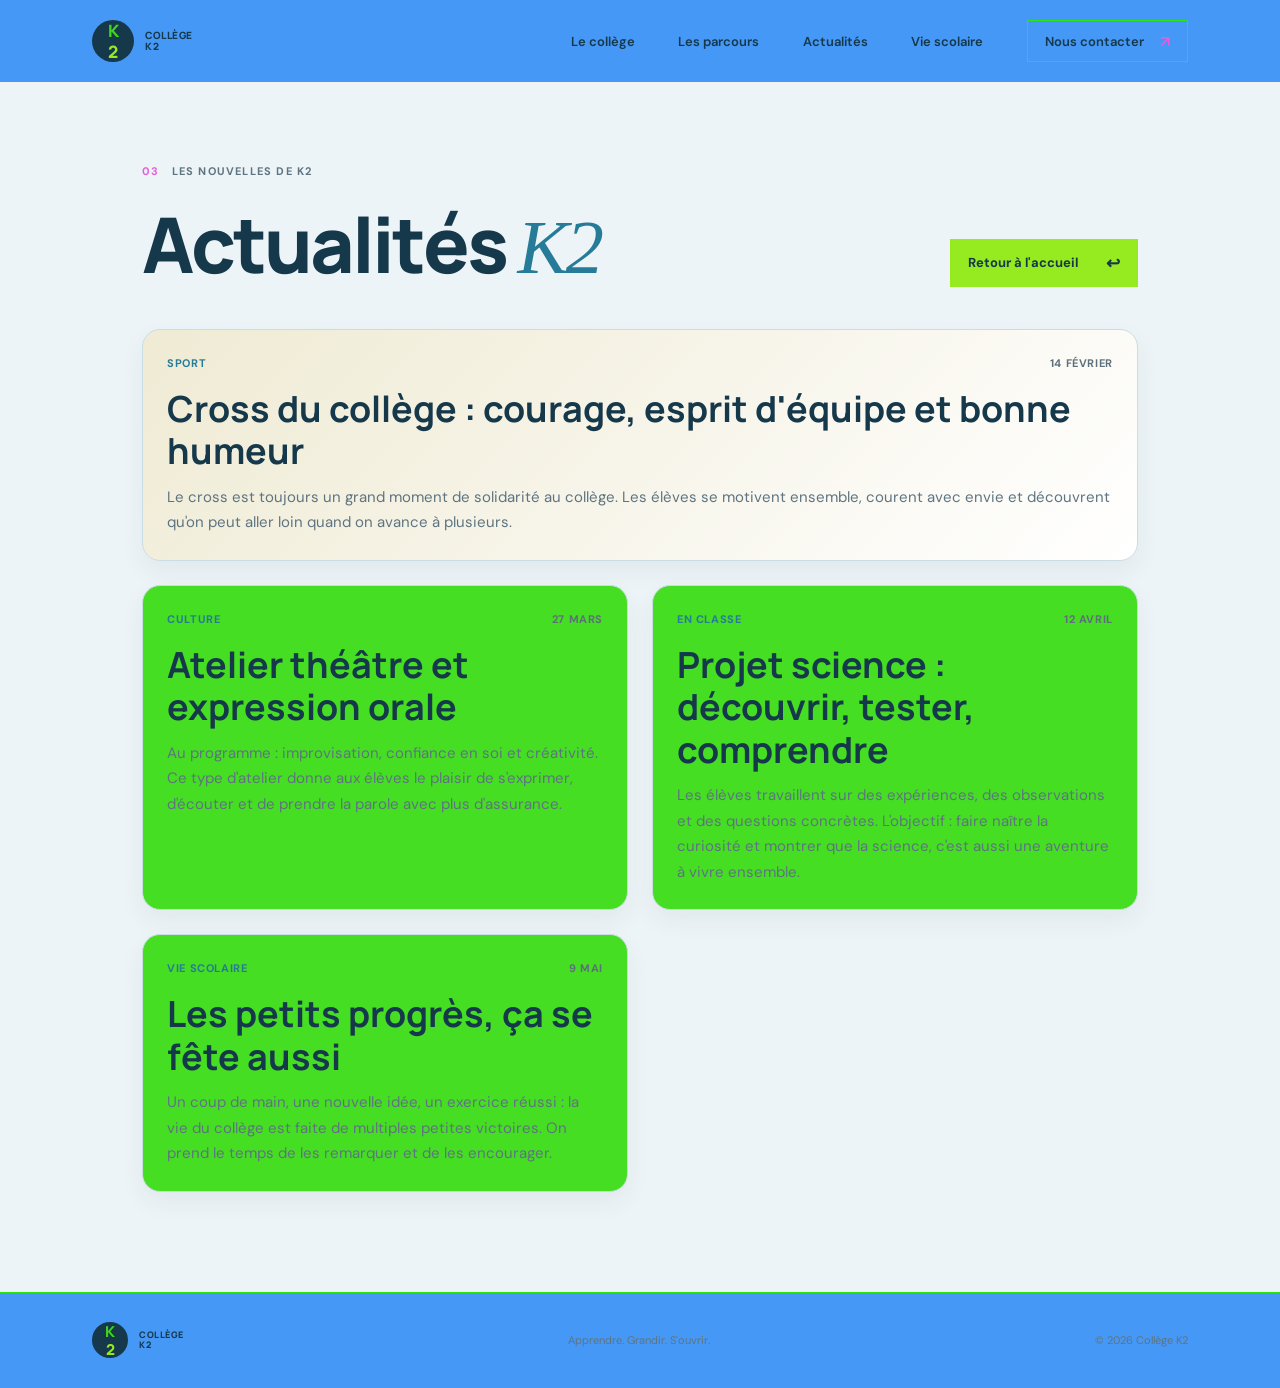
<file: actualites.html>
<!DOCTYPE html>
<html lang="fr">
<head>
  <meta charset="UTF-8">
  <meta name="viewport" content="width=device-width, initial-scale=1.0">
  <meta name="description" content="Actualités du Collège K2 : projets, événements et moments forts de la vie scolaire.">
  <title>Actualités — Collège K2</title>
  <link rel="preconnect" href="https://fonts.googleapis.com">
  <link rel="preconnect" href="https://fonts.gstatic.com" crossorigin>
  <link href="https://fonts.googleapis.com/css2?family=DM+Sans:wght@400;500;600;700&family=Manrope:wght@500;600;700;800&display=swap" rel="stylesheet">
  <link rel="stylesheet" href="style.css">
  <script src="script.js" defer></script>
</head>
<body>
  <a class="skip-link" href="#contenu">Aller au contenu</a>
  <header class="site-header">
    <a class="brand" href="index.html#accueil" aria-label="Collège K2, accueil">
      <span class="brand-mark">K<span>2</span></span>
      <span class="brand-name">COLLÈGE<br>K2</span>
    </a>
    <button class="menu-toggle" type="button" aria-expanded="false" aria-controls="site-navigation" aria-label="Ouvrir le menu">
      <span></span><span></span>
    </button>
    <nav class="site-nav" id="site-navigation" aria-label="Navigation principale">
      <a href="index.html#college">Le collège</a>
      <a href="index.html#parcours">Les parcours</a>
      <a href="actualites.html" aria-current="page">Actualités</a>
      <a href="index.html#vie-scolaire">Vie scolaire</a>
      <a class="nav-contact" href="index.html#contact">Nous contacter <span aria-hidden="true">↗</span></a>
    </nav>
  </header>

  <main id="contenu">
    <section class="news-page" aria-labelledby="actualites-title">
      <div class="section-wrap">
        <div class="section-kicker"><span>03</span><span>Les nouvelles de K2</span></div>
        <div class="news-page-header">
          <h1 id="actualites-title">Actualités <em>K2</em></h1>
          <a class="button button-light" href="index.html#accueil">Retour à l'accueil <span aria-hidden="true">↩</span></a>
        </div>

        <div class="news-archive">
          <article class="news-card featured">
            <div class="news-meta">
              <span class="news-category">Sport</span>
              <time class="news-date" datetime="2026-02-14">14 février</time>
            </div>
            <h2>Cross du collège : courage, esprit d'équipe et bonne humeur</h2>
            <p>Le cross est toujours un grand moment de solidarité au collège. Les élèves se motivent ensemble, courent avec envie et découvrent qu'on peut aller loin quand on avance à plusieurs.</p>
          </article>

          <article class="news-card">
            <div class="news-meta">
              <span class="news-category">Culture</span>
              <time class="news-date" datetime="2026-03-27">27 mars</time>
            </div>
            <h2>Atelier théâtre et expression orale</h2>
            <p>Au programme : improvisation, confiance en soi et créativité. Ce type d'atelier donne aux élèves le plaisir de s'exprimer, d'écouter et de prendre la parole avec plus d'assurance.</p>
          </article>

          <article class="news-card">
            <div class="news-meta">
              <span class="news-category">En classe</span>
              <time class="news-date" datetime="2026-04-12">12 avril</time>
            </div>
            <h2>Projet science : découvrir, tester, comprendre</h2>
            <p>Les élèves travaillent sur des expériences, des observations et des questions concrètes. L'objectif : faire naître la curiosité et montrer que la science, c'est aussi une aventure à vivre ensemble.</p>
          </article>

          <article class="news-card">
            <div class="news-meta">
              <span class="news-category">Vie scolaire</span>
              <time class="news-date" datetime="2026-05-09">9 mai</time>
            </div>
            <h2>Les petits progrès, ça se fête aussi</h2>
            <p>Un coup de main, une nouvelle idée, un exercice réussi : la vie du collège est faite de multiples petites victoires. On prend le temps de les remarquer et de les encourager.</p>
          </article>
        </div>
      </div>
    </section>
  </main>

  <footer class="site-footer">
    <a class="brand footer-brand" href="index.html#accueil" aria-label="Collège K2, retour en haut">
      <span class="brand-mark">K<span>2</span></span>
      <span class="brand-name">COLLÈGE<br>K2</span>
    </a>
    <span class="footer-tagline">Apprendre. Grandir. S'ouvrir.</span>
    <span class="copyright">© <span id="current-year"></span> Collège K2</span>
  </footer>
</body>
</html>
</file>
<file: style.css>
:root {
    color-scheme: light;
    --paper: #4598f6;
    --white: #41dd1bf7;
    --ink: #16384b;
    --muted: #5e7480;
    --line: #2ae70d;
    --lime: #96ea20;
    --ocean: #267b98;
    --coral: #e45edb;
    --serif: Georgia, 'Times New Roman', serif;
    --sans: 'DM Sans', sans-serif;
    --display: 'Manrope', sans-serif;
}

* { box-sizing: border-box; }

html { scroll-behavior: smooth; }

body {
    margin: 0;
    background: var(--paper);
    color: var(--ink);
    font-family: var(--sans);
    -webkit-font-smoothing: antialiased;
}

a { color: inherit; text-decoration: none; }
button { font: inherit; }
::selection { background: var(--lime); color: var(--ink); }

.skip-link {
    position: absolute;
    z-index: 10;
    top: 10px;
    left: 10px;
    padding: 12px 16px;
    transform: translateY(-150%);
    background: var(--white);
}
.skip-link:focus { transform: translateY(0); }

.site-header {
    position: relative;
    z-index: 5;
    display: flex;
    height: 82px;
    align-items: center;
    justify-content: space-between;
    padding: 0 7.2%;
    background: var(--paper);
}

.brand { display: inline-flex; align-items: center; gap: 11px; }
.brand-mark {
    display: grid;
    width: 42px;
    height: 42px;
    place-items: center;
    border-radius: 50%;
    background: var(--ink);
    color: var(--white);
    font: 800 17px/1 var(--display);
}
.brand-mark span { color: var(--lime); }
.brand-name { font: 800 10px/1.1 var(--display); letter-spacing: 0.5px; }

.site-nav { display: flex; height: 100%; align-items: center; gap: clamp(22px, 3.4vw, 54px); }
.site-nav a { font-size: 13px; font-weight: 600; transition: color 180ms ease; }
.site-nav a:hover, .site-nav a:focus-visible { color: var(--ocean); }
.site-nav .nav-contact { display: inline-flex; min-height: 42px; align-items: center; gap: 16px; padding: 0 17px; border: 1px solid var(--line); }
.nav-contact span { color: var(--coral); font-size: 16px; }
.menu-toggle { display: none; }

.hero {
    position: relative;
    display: flex;
    min-height: min(690px, 78vw);
    align-items: center;
    overflow: hidden;
    background: #245b70;
    color: var(--white);
}
.hero-image, .hero-shade { position: absolute; inset: 0; width: 100%; height: 100%; }
.hero-image { object-fit: cover; object-position: center 42%; animation: hero-enter 900ms ease-out both; }
.hero-shade { background: linear-gradient(90deg, rgba(17, 43, 60, .82) 0%, rgba(17, 43, 60, .55) 44%, rgba(17, 43, 60, .08) 100%), linear-gradient(0deg, rgba(17, 43, 60, .24), transparent 38%); }
.hero-content { position: relative; z-index: 1; width: min(1180px, 100%); margin: 0 auto; padding: 60px 7.2% 86px; animation: content-enter 650ms 100ms ease-out both; }
.eyebrow, .section-kicker { display: flex; align-items: center; gap: 12px; font-size: 11px; font-weight: 700; letter-spacing: 1.2px; text-transform: uppercase; }
.hero-eyebrow { color: rgba(255, 255, 255, .85); }
.hero-eyebrow span { width: 7px; height: 7px; border-radius: 50%; background: var(--lime); }
.hero h1 { margin: 28px 0 18px; font: 800 clamp(68px, 9vw, 124px)/.91 var(--display); letter-spacing: 0; }
.hero h1 em, h2 em { color: var(--lime); font-family: var(--serif); font-weight: 400; }
.hero-copy { max-width: 410px; margin: 0 0 30px; color: rgba(255, 255, 255, .86); font-size: 16px; line-height: 1.7; }
.button { display: inline-flex; min-height: 48px; align-items: center; justify-content: center; gap: 28px; padding: 0 18px; font-size: 13px; font-weight: 700; }
.button-light { background: var(--lime); color: var(--ink); transition: background 180ms ease, transform 180ms ease; }
.button-light:hover { transform: translateY(-2px); background: #d8f5f7; }
.button span { font-size: 17px; }
.hero-note { position: absolute; z-index: 1; right: 7.2%; bottom: 31px; display: flex; gap: 22px; color: rgba(255, 255, 255, .76); font-size: 11px; }
.hero-note span:first-child { color: var(--lime); }
.scroll-cue { position: absolute; z-index: 1; bottom: 0; left: 50%; display: grid; width: 34px; height: 48px; place-items: start center; padding-top: 10px; border: 1px solid rgba(255, 255, 255, .45); border-bottom: 0; border-radius: 18px 18px 0 0; transform: translateX(-50%); }
.scroll-cue span { width: 3px; height: 9px; border-radius: 3px; background: var(--lime); animation: scroll-cue 1.5s ease-in-out infinite; }

.section-wrap { width: min(1180px, 100%); margin: 0 auto; padding-right: 7.2%; padding-left: 7.2%; }
.intro { padding-top: 104px; padding-bottom: 116px; }
.section-kicker { color: var(--muted); }
.section-kicker span:first-child { color: var(--coral); }
.intro-copy { display: grid; grid-template-columns: 1.2fr .8fr; align-items: end; gap: 9%; margin-top: 34px; }
h2 { margin: 0; font: 700 clamp(37px, 5.2vw, 66px)/1.08 var(--display); letter-spacing: 0; }
.intro h2 em, .principles h2 em, .life-copy h2 em, .contact h2 em, .news h2 em { color: var(--ocean); font-family: var(--serif); font-weight: 400; }
.intro-aside { max-width: 390px; padding-bottom: 5px; }
.intro-aside p, .principles-heading > p, .life-copy > p, .contact-detail p { color: var(--muted); font-size: 15px; line-height: 1.8; }
.intro-aside p { margin: 0 0 22px; }
.text-link { display: inline-flex; align-items: center; gap: 20px; padding-bottom: 7px; border-bottom: 1px solid var(--ink); font-size: 13px; font-weight: 700; }
.text-link span { color: var(--coral); font-size: 16px; transition: transform 180ms ease; }
.text-link:hover span { transform: translate(3px, -3px); }

.principles { padding: 82px 0 96px; background: #e8f2f6; }
.principles-heading { display: flex; align-items: end; justify-content: space-between; gap: 32px; margin: 31px 0 55px; }
.principles-heading > p { max-width: 315px; margin: 0 0 4px; }
.principle-list { border-top: 1px solid #cadce4; }
.principle { display: grid; grid-template-columns: 72px 1fr 36px; align-items: start; gap: 20px; padding: 25px 0 26px; border-bottom: 1px solid #cadce4; }
.principle-number { padding-top: 7px; color: #708b98; font: 600 12px var(--display); }
.principle h3 { margin: 0 0 8px; font: 700 20px var(--display); }
.principle p { max-width: 600px; margin: 0; color: var(--muted); font-size: 14px; line-height: 1.65; }
.principle-symbol { display: grid; width: 34px; height: 34px; place-items: center; border: 1px solid #cadce4; border-radius: 50%; color: var(--coral); }

.news { padding: 82px 0 90px; background: #152295; }
.news-heading { display: flex; align-items: center; justify-content: space-between; gap: 28px; margin: 30px 0 38px; }
.news-heading h2 { font-size: clamp(38px, 5vw, 62px); }
.news-heading > div > p { max-width: 470px; margin: 14px 0 0; color: var(--muted); font-size: 15px; line-height: 1.7; }
.news-stamp { display: grid; width: 76px; height: 76px; flex: 0 0 auto; place-content: center; border-radius: 50%; background: var(--coral); color: var(--white); font: 800 13px/1.15 var(--display); text-align: center; transform: rotate(8deg); }
.news-list { display: grid; gap: 10px; }
.news-item { padding: 0 22px; border-radius: 4px; background: var(--white); }
.news-item summary { display: grid; min-height: 84px; grid-template-columns: 120px 110px 1fr 36px; align-items: center; gap: 20px; cursor: pointer; list-style: none; }
.news-item summary::-webkit-details-marker { display: none; }
.news-category, .news-date { color: var(--ocean); font-size: 11px; font-weight: 700; letter-spacing: .6px; text-transform: uppercase; }
.news-date { color: #5d6f7b; }
.news-title { font: 700 18px/1.35 var(--display); }
.news-open { display: grid; width: 32px; height: 32px; place-items: center; border: 1px solid var(--line); border-radius: 50%; color: var(--ocean); font-size: 21px; transition: transform 180ms ease; }
.news-item[open] .news-open { transform: rotate(45deg); }
.news-item > p { max-width: 700px; margin: -3px 55px 22px 250px; color: var(--muted); font-size: 14px; line-height: 1.75; }
.news-note { margin: 20px 0 0; color: var(--muted); font-size: 12px; }

.news-page {
    padding: 82px 0 100px;
    background: #edf4f7;
}
.news-page-header {
    display: flex;
    align-items: end;
    justify-content: space-between;
    gap: 20px;
    margin: 28px 0 42px;
}
.news-page-header h1 {
    margin: 0;
    font: 800 clamp(42px, 6vw, 82px)/1 var(--display);
    letter-spacing: -0.04em;
}
.news-page-header h1 em {
    color: var(--ocean);
    font-family: var(--serif);
    font-weight: 400;
}
.news-archive {
    display: grid;
    grid-template-columns: repeat(2, minmax(0, 1fr));
    gap: 24px;
}
.news-card {
    padding: 26px 24px 24px;
    border: 1px solid #cadce4;
    border-radius: 18px;
    background: var(--white);
    box-shadow: 0 10px 24px rgba(22, 56, 75, .06);
}
.news-card.featured {
    grid-column: 1 / -1;
    background: linear-gradient(135deg, rgba(246, 196, 69, .2), rgba(255,255,255,1));
}
.news-meta {
    display: flex;
    align-items: center;
    justify-content: space-between;
    gap: 12px;
    margin-bottom: 18px;
}
.news-card h2 {
    margin: 0 0 12px;
    font: 700 clamp(24px, 3vw, 36px)/1.18 var(--display);
}
.news-card p {
    margin: 0;
    color: var(--muted);
    font-size: 15px;
    line-height: 1.7;
}

.school-life { display: grid; grid-template-columns: 1fr 1fr; min-height: 570px; }
.life-photo { position: relative; min-height: 480px; overflow: hidden; background: #cee5eb; }
.life-photo img { position: absolute; inset: 0; width: 100%; height: 100%; object-fit: cover; }
.photo-caption { position: absolute; right: 22px; bottom: 22px; padding: 10px 13px; background: var(--paper); color: var(--ink); font-size: 11px; }
.life-copy { display: flex; flex-direction: column; align-items: flex-start; justify-content: center; padding: 75px clamp(38px, 8vw, 120px); }
.life-copy h2 { margin: 36px 0 22px; font-size: clamp(34px, 4.2vw, 54px); }
.life-copy > p { max-width: 380px; margin: 0 0 24px; }

.contact { padding-top: 79px; padding-bottom: 93px; }
.contact-topline { display: flex; justify-content: space-between; padding-bottom: 14px; border-bottom: 1px solid var(--line); color: var(--muted); font-size: 11px; font-weight: 700; letter-spacing: .8px; text-transform: uppercase; }
.contact-main { display: grid; grid-template-columns: 1fr .7fr; align-items: end; gap: 8%; padding-top: 34px; }
.contact h2 { font-size: clamp(50px, 7vw, 88px); }
.contact-detail { padding-bottom: 8px; }
.contact-detail p { margin: 0; }
.contact-detail .contact-note { margin-top: 20px; color: #829087; font-size: 12px; }

.site-footer { display: flex; min-height: 96px; align-items: center; justify-content: space-between; gap: 20px; padding: 20px 7.2%; border-top: 1px solid var(--line); }
.footer-brand .brand-mark { width: 36px; height: 36px; font-size: 15px; }
.footer-brand .brand-name { font-size: 9px; }
.footer-tagline, .copyright { color: var(--muted); font-size: 11px; }

@keyframes hero-enter { from { transform: scale(1.035); } to { transform: scale(1); } }
@keyframes content-enter { from { opacity: 0; transform: translateY(14px); } to { opacity: 1; transform: translateY(0); } }
@keyframes scroll-cue { 0%, 100% { transform: translateY(0); opacity: 1; } 60% { transform: translateY(8px); opacity: .45; } }

@media (min-width: 1500px) {
    .hero-content { padding-right: 0; padding-left: 0; }
}

@media (max-width: 860px) {
    .site-header { height: 70px; padding: 0 6%; }
    .brand-mark { width: 38px; height: 38px; }
    .menu-toggle { display: flex; width: 44px; height: 44px; flex-direction: column; align-items: center; justify-content: center; gap: 6px; border: 1px solid var(--line); background: transparent; color: var(--ink); cursor: pointer; }
    .menu-toggle span { width: 16px; height: 1px; background: currentColor; transition: transform 180ms ease; }
    .menu-toggle[aria-expanded="true"] span:first-child { transform: translateY(3.5px) rotate(45deg); }
    .menu-toggle[aria-expanded="true"] span:last-child { transform: translateY(-3.5px) rotate(-45deg); }
    .site-nav { position: absolute; top: 70px; right: 0; left: 0; display: none; height: auto; align-items: stretch; gap: 0; padding: 8px 6% 20px; border-top: 1px solid var(--line); background: var(--paper); }
    .site-nav.is-open { display: flex; flex-direction: column; }
    .site-nav > a { padding: 15px 0; border-bottom: 1px solid var(--line); }
    .site-nav .nav-contact { min-height: 44px; justify-content: space-between; margin-top: 12px; padding: 0 14px; border: 1px solid var(--line); }
    .hero { min-height: 590px; min-height: min(680px, 82svh); }
    .hero-image { object-position: 57% center; }
    .hero-shade { background: linear-gradient(90deg, rgba(17, 43, 60, .76), rgba(17, 43, 60, .21)), linear-gradient(0deg, rgba(17, 43, 60, .3), transparent 42%); }
    .hero-content { padding: 45px 7% 72px; }
    .hero h1 { margin-top: 24px; font-size: clamp(68px, 17vw, 100px); }
    .hero-copy { max-width: 340px; font-size: 15px; }
    .hero-note { right: 7%; bottom: 20px; gap: 12px; font-size: 10px; }
    .section-wrap { padding-right: 7%; padding-left: 7%; }
    .intro { padding-top: 72px; padding-bottom: 77px; }
    .intro-copy { grid-template-columns: 1fr; gap: 22px; margin-top: 28px; }
    h2 { font-size: clamp(38px, 10vw, 55px); }
    .intro-aside { max-width: 470px; }
    .principles { padding: 65px 0 73px; }
    .principles-heading { display: block; margin: 27px 0 34px; }
    .principles-heading > p { max-width: 430px; margin-top: 18px; }
    .principle { grid-template-columns: 38px 1fr 30px; gap: 12px; padding: 21px 0; }
    .principle h3 { font-size: 17px; }
    .principle p { font-size: 13px; }
    .principle-symbol { width: 29px; height: 29px; }
    .news { padding: 65px 0 72px; }
    .news-heading { align-items: flex-start; margin: 26px 0 28px; }
    .news-stamp { width: 58px; height: 58px; font-size: 11px; }
    .news-item { padding: 0 15px; }
    .news-item summary { min-height: 88px; grid-template-columns: 1fr 32px; gap: 7px 12px; padding: 14px 0; }
    .news-category, .news-date, .news-title { grid-column: 1 / 2; }
    .news-open { grid-column: 2 / 3; grid-row: 1 / span 3; justify-self: end; }
    .news-title { font-size: 16px; }
    .news-item > p { margin: 0 0 18px; font-size: 13px; }
    .news-page { padding-top: 58px; }
    .news-page-header { display: block; }
    .news-page-header .button { margin-top: 18px; }
    .news-archive { grid-template-columns: 1fr; }
    .school-life { grid-template-columns: 1fr; }
    .life-photo { min-height: 370px; }
    .life-copy { padding: 61px 7% 70px; }
    .life-copy h2 { margin: 28px 0 18px; font-size: clamp(36px, 9vw, 52px); }
    .contact { padding-top: 63px; padding-bottom: 70px; }
    .contact-main { grid-template-columns: 1fr; gap: 22px; padding-top: 28px; }
    .contact h2 { font-size: clamp(54px, 13vw, 78px); }
    .contact-detail { max-width: 430px; }
    .site-footer { flex-wrap: wrap; padding: 19px 6%; }
    .footer-tagline { display: none; }
}

@media (max-width: 380px) {
    .hero-content { padding-right: 5%; padding-left: 5%; }
    .hero h1 { font-size: clamp(58px, 16vw, 76px); }
    .hero-copy { font-size: 14px; }
    .section-wrap { padding-right: 5%; padding-left: 5%; }
    h2 { font-size: clamp(34px, 9.5vw, 42px); }
    .news-heading h2 { font-size: clamp(34px, 9.5vw, 42px); }
    .news-stamp { width: 50px; height: 50px; font-size: 10px; }
    .life-copy { padding-right: 5%; padding-left: 5%; }
    .life-copy h2 { font-size: clamp(32px, 8.5vw, 40px); }
    .contact h2 { font-size: clamp(46px, 12vw, 58px); }
}

@media (prefers-reduced-motion: reduce) {
    *, *::before, *::after { scroll-behavior: auto !important; animation-duration: .01ms !important; animation-iteration-count: 1 !important; transition-duration: .01ms !important; }
}
</file>
